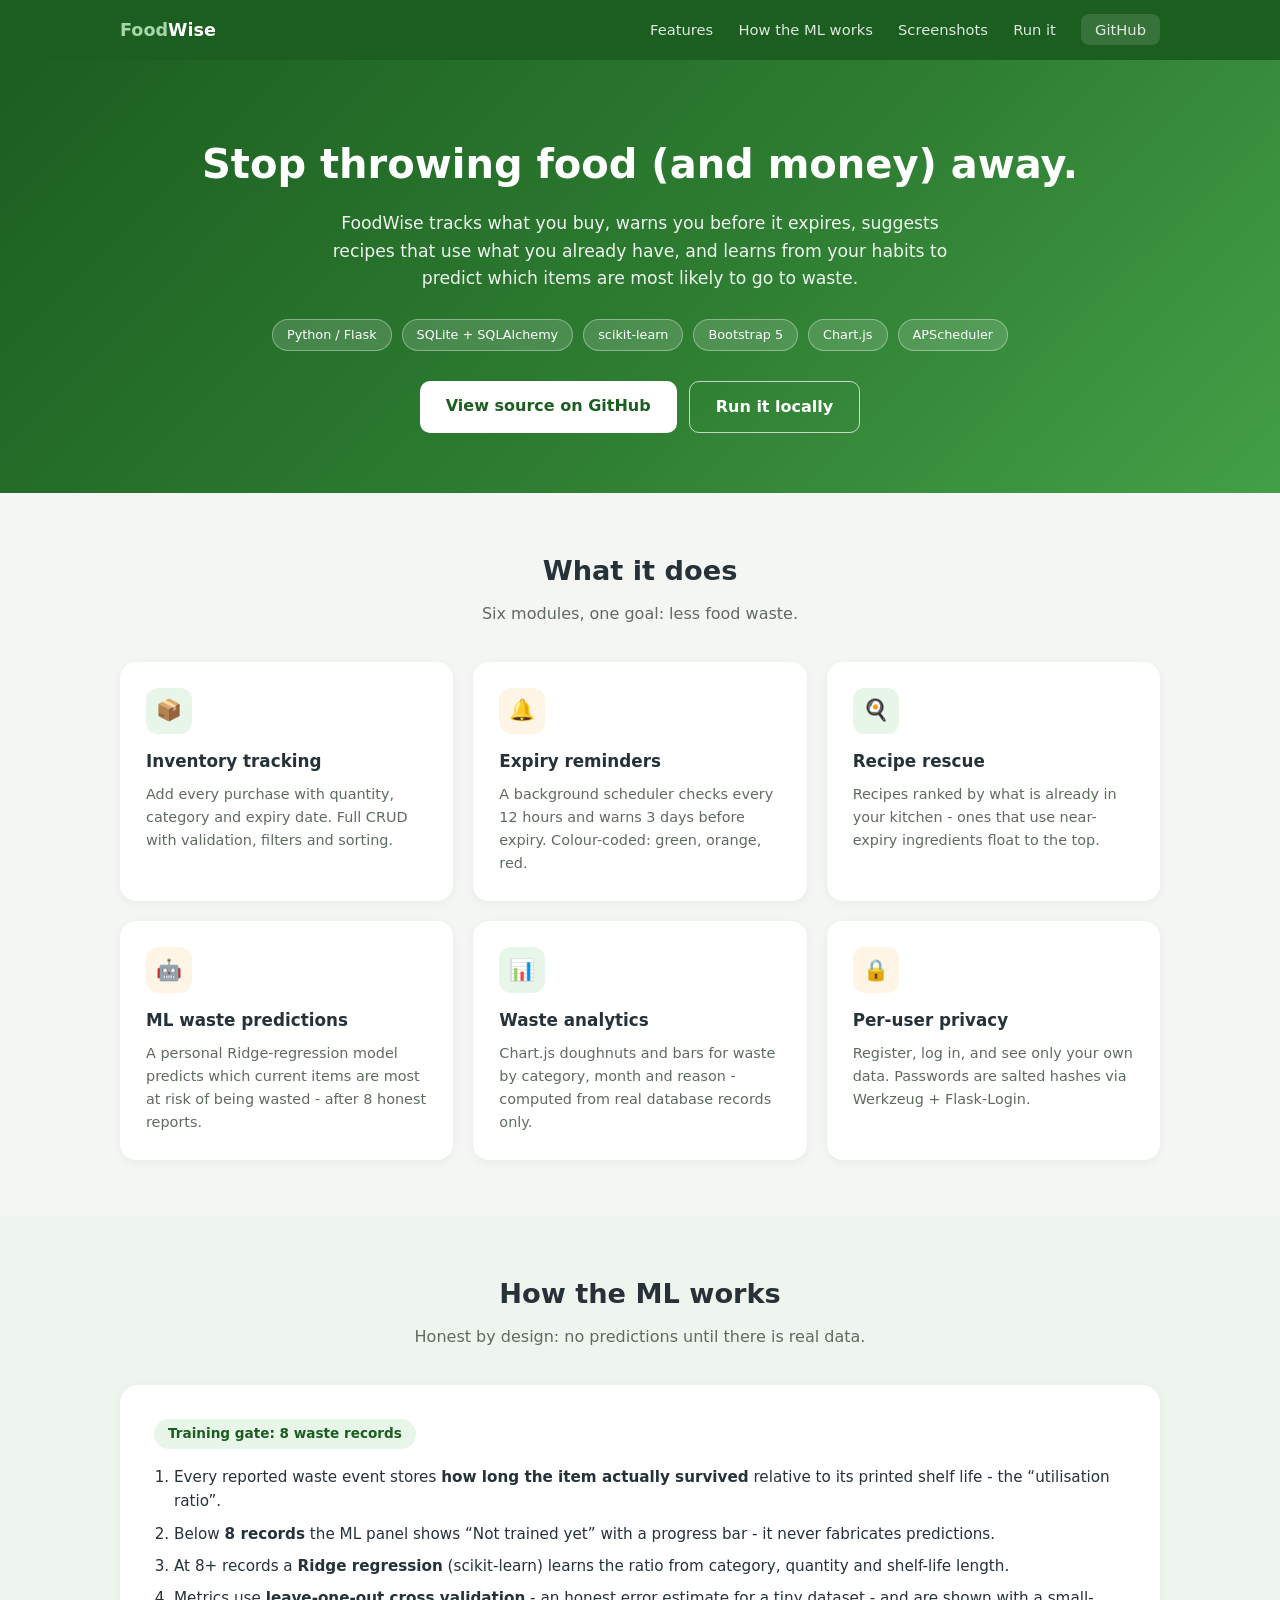
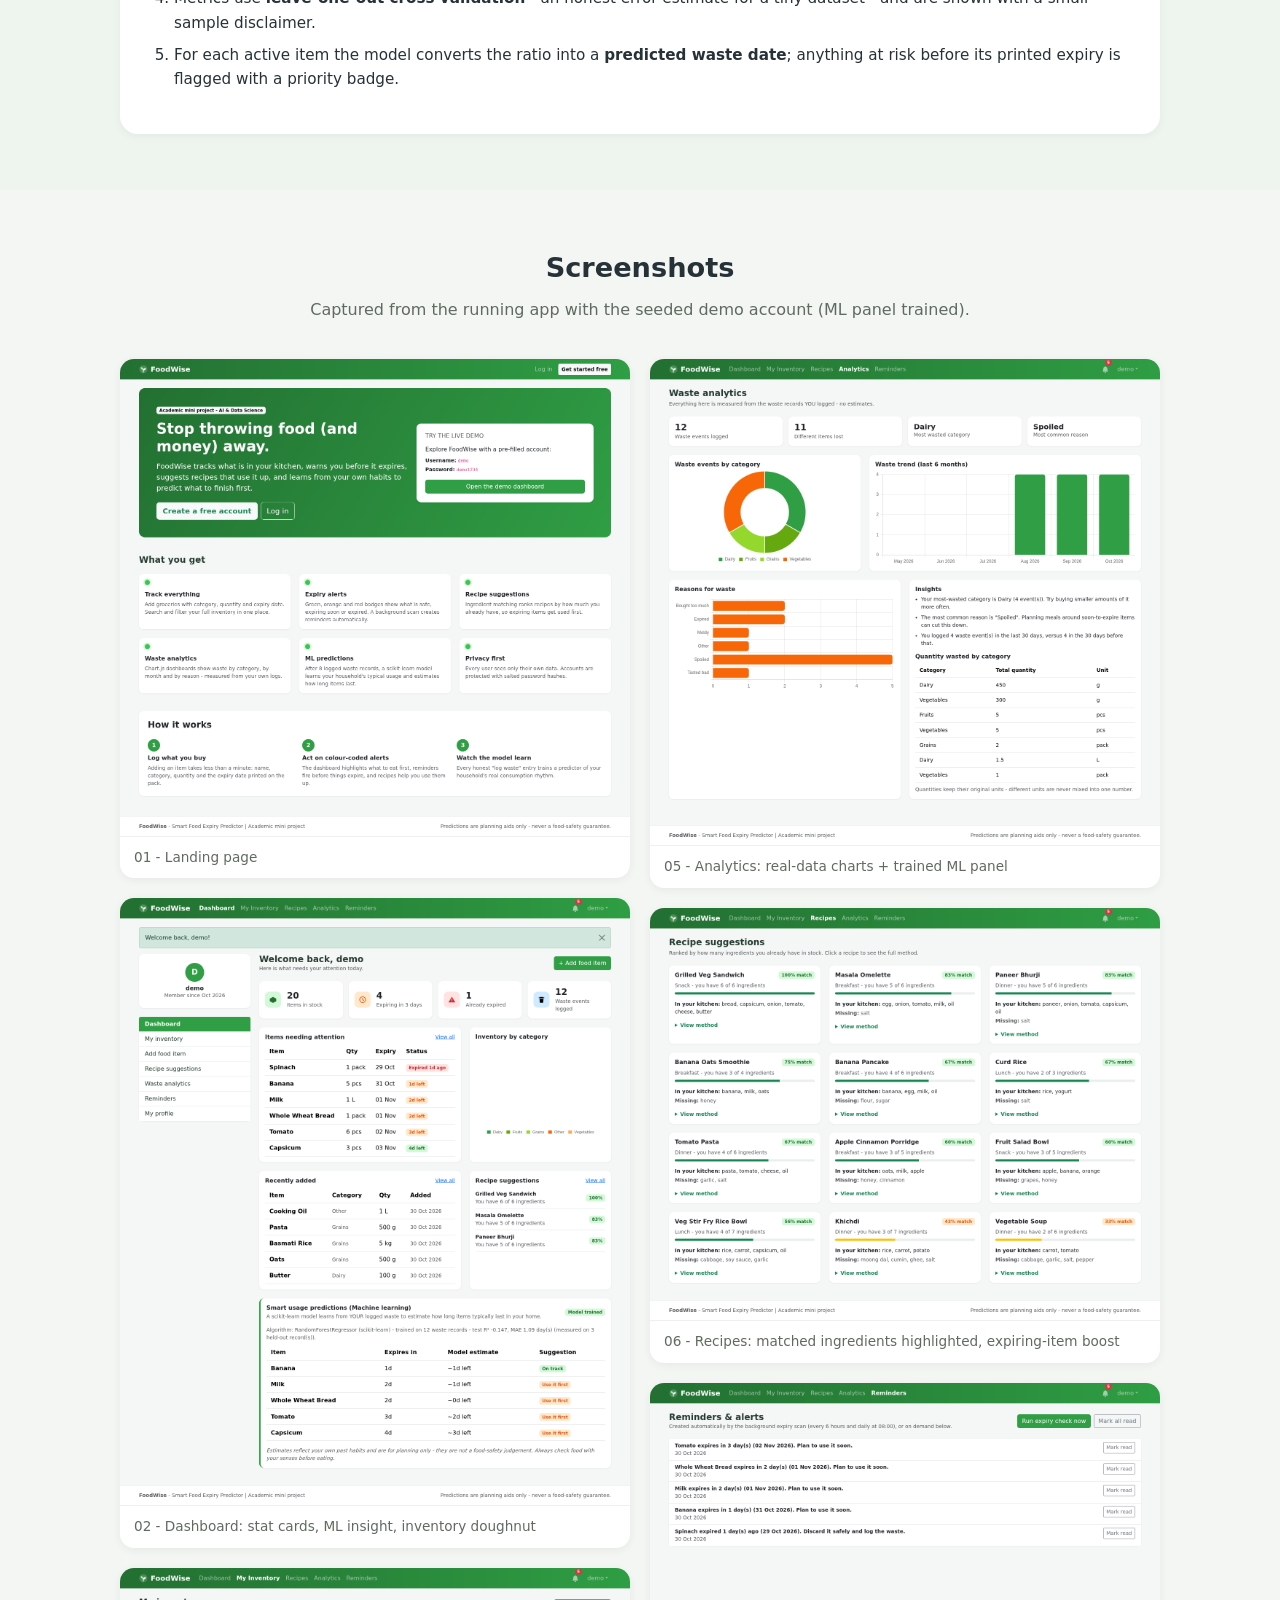
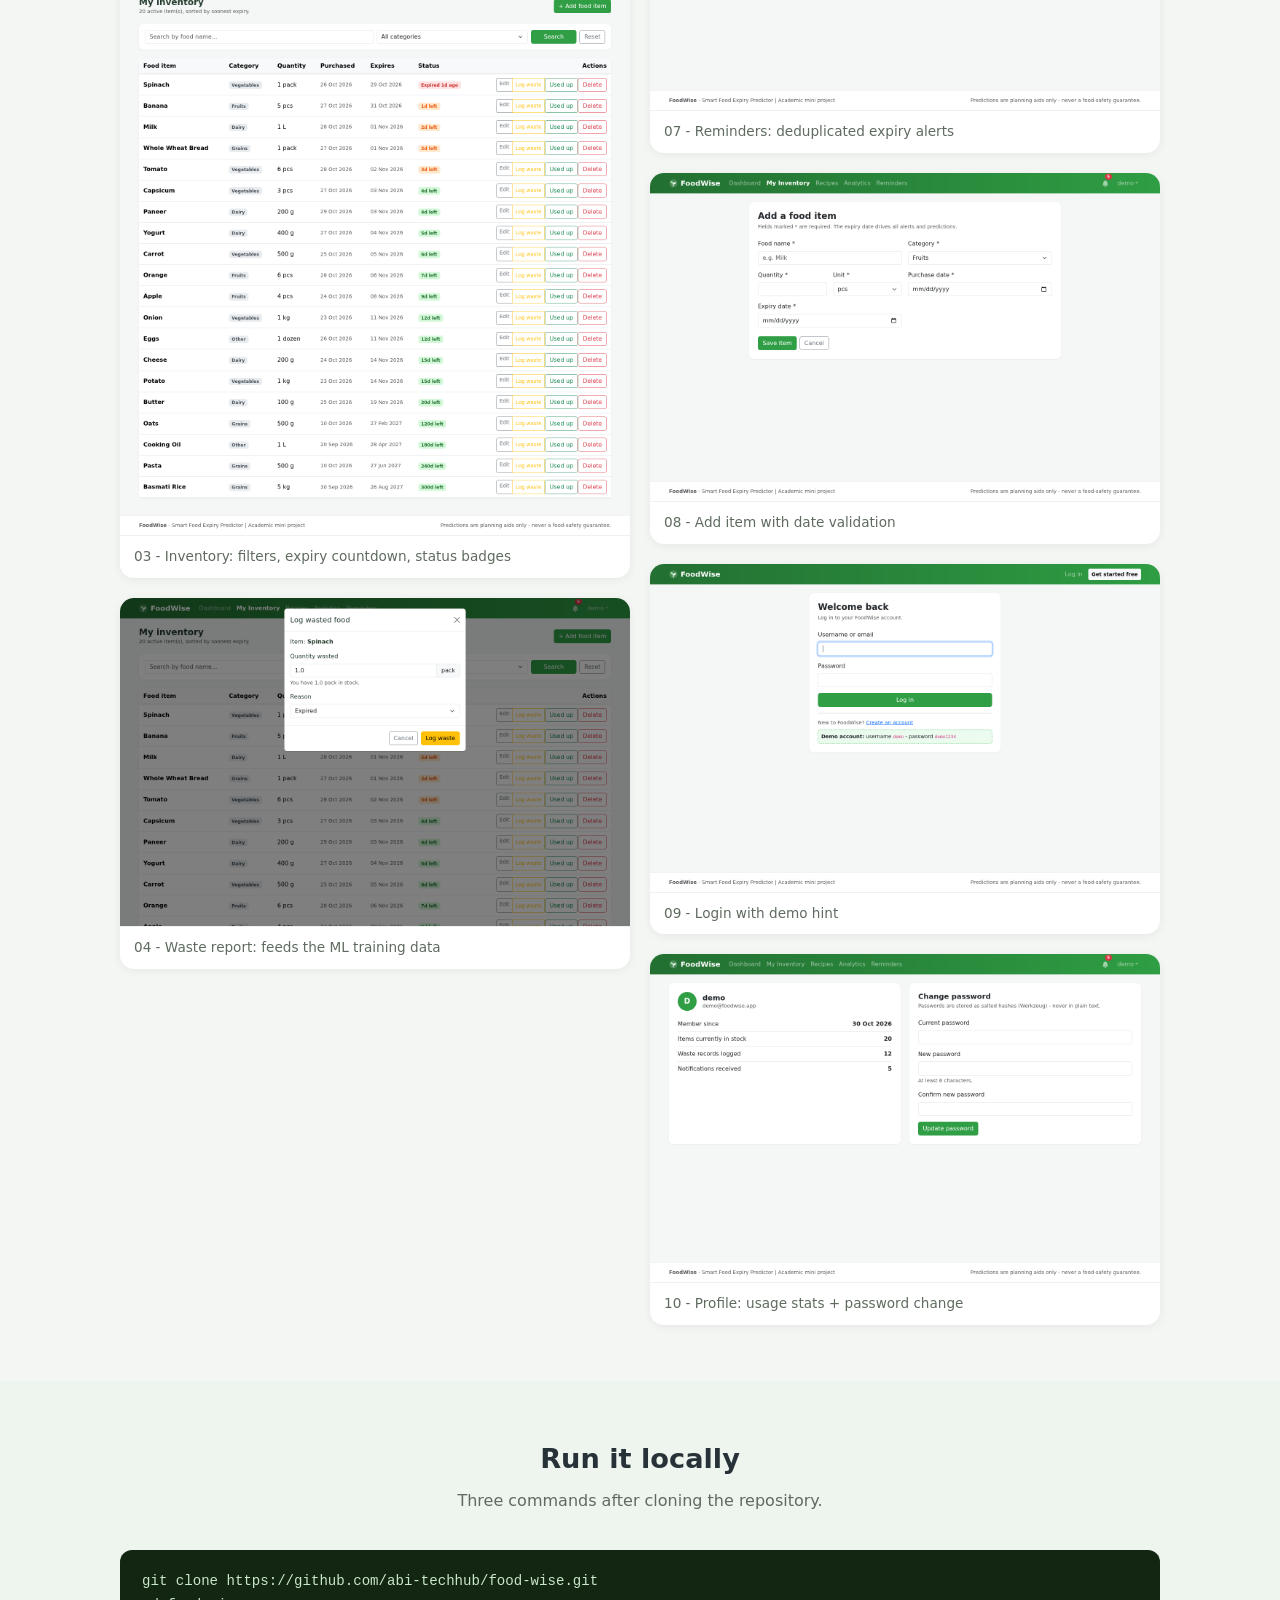
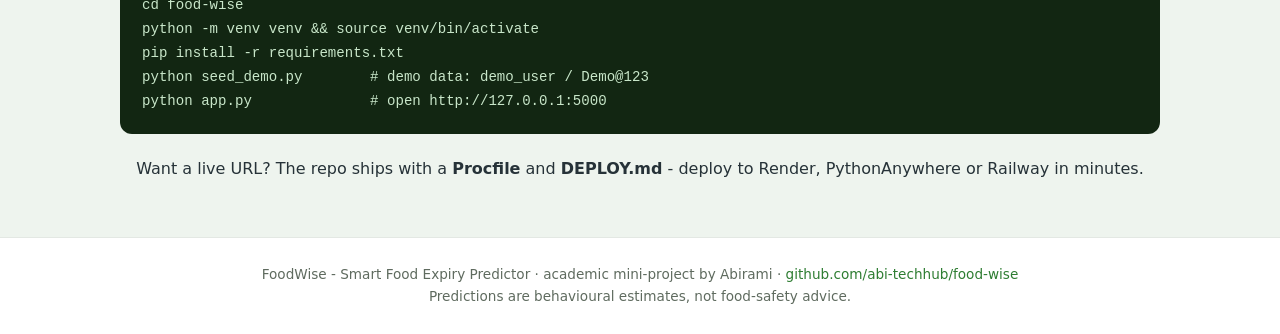
<file: site/index.html>
<!doctype html>
<html lang="en">
<head>
<meta charset="utf-8">
<meta name="viewport" content="width=device-width, initial-scale=1">
<title>FoodWise - Smart Food Expiry Predictor</title>
<meta name="description" content="FoodWise: a Flask + scikit-learn web app that tracks food expiry, sends reminders, recommends recipes and predicts waste risk. Academic mini-project by Abirami.">
<link rel="icon" href="data:image/svg+xml,%3Csvg xmlns='http://www.w3.org/2000/svg' viewBox='0 0 64 64'%3E%3Ccircle cx='32' cy='32' r='30' fill='%232e7d32'/%3E%3C/svg%3E">
<style>
  :root{
    --green-dark:#1b5e20; --green:#2e7d32; --green-light:#66bb6a;
    --orange:#f39c12; --bg:#f4f6f4; --text:#263238; --muted:#5f6b5f;
  }
  *{box-sizing:border-box;margin:0;padding:0}
  body{font-family:"Segoe UI",system-ui,-apple-system,sans-serif;background:var(--bg);color:var(--text);line-height:1.6}
  a{color:var(--green);text-decoration:none}
  .wrap{max-width:1080px;margin:0 auto;padding:0 20px}

  header{background:var(--green-dark);color:#fff;position:sticky;top:0;z-index:10}
  header .wrap{display:flex;align-items:center;justify-content:space-between;height:60px}
  .brand{font-weight:700;font-size:1.1rem;color:#fff}
  .brand span{color:#a5d6a7}
  nav a{color:rgba(255,255,255,.85);margin-left:20px;font-size:.92rem}
  nav a:hover{color:#fff}
  nav a.gh{background:rgba(255,255,255,.12);padding:7px 14px;border-radius:8px}

  .hero{background:linear-gradient(135deg,var(--green-dark) 0%,var(--green) 55%,#43a047 100%);color:#fff;padding:72px 0 60px;text-align:center}
  .hero h1{font-size:2.5rem;margin-bottom:14px}
  .hero p{max-width:640px;margin:0 auto 26px;font-size:1.08rem;opacity:.92}
  .badges{display:flex;gap:10px;justify-content:center;flex-wrap:wrap;margin-bottom:30px}
  .badge{background:rgba(255,255,255,.15);border:1px solid rgba(255,255,255,.35);padding:5px 14px;border-radius:999px;font-size:.8rem}
  .btns{display:flex;gap:12px;justify-content:center;flex-wrap:wrap}
  .btn{padding:12px 26px;border-radius:10px;font-weight:600}
  .btn.light{background:#fff;color:var(--green-dark)}
  .btn.ghost{border:1.5px solid rgba(255,255,255,.7);color:#fff}

  section{padding:56px 0}
  h2{text-align:center;font-size:1.7rem;margin-bottom:8px}
  .sub{text-align:center;color:var(--muted);margin-bottom:36px}

  .grid{display:grid;grid-template-columns:repeat(auto-fit,minmax(280px,1fr));gap:20px}
  .card{background:#fff;border-radius:16px;padding:26px;box-shadow:0 2px 10px rgba(0,0,0,.05)}
  .card .ico{width:46px;height:46px;border-radius:12px;display:flex;align-items:center;justify-content:center;font-size:1.3rem;margin-bottom:14px;background:#e8f5e9}
  .card.o .ico{background:#fef5e7}
  .card h3{font-size:1.05rem;margin-bottom:8px}
  .card p{font-size:.9rem;color:var(--muted)}

  .ml-strip{background:#fff;border-radius:18px;padding:34px;box-shadow:0 2px 10px rgba(0,0,0,.05)}
  .ml-strip ol{margin:16px 0 0 20px;font-size:.95rem}
  .ml-strip li{margin-bottom:8px}
  .gate{display:inline-block;background:#e8f5e9;color:var(--green-dark);font-weight:700;padding:4px 14px;border-radius:999px;font-size:.85rem}

  .shots{columns:2;column-gap:20px}
  .shot{break-inside:avoid;margin-bottom:20px;background:#fff;border-radius:14px;overflow:hidden;box-shadow:0 2px 10px rgba(0,0,0,.06)}
  .shot img{width:100%;display:block}
  .shot figcaption{padding:10px 14px;font-size:.85rem;color:var(--muted);border-top:1px solid #eef1ee}
  @media(max-width:720px){.shots{columns:1}.hero h1{font-size:1.8rem}}

  pre{background:#122612;color:#c8e6c9;padding:20px 22px;border-radius:12px;overflow-x:auto;font-size:.88rem;line-height:1.7}
  .center{text-align:center}

  footer{background:#fff;border-top:1px solid #e3e8e3;padding:26px 0;text-align:center;color:var(--muted);font-size:.85rem}
</style>
</head>
<body>

<header>
  <div class="wrap">
    <div class="brand"><span>Food</span>Wise</div>
    <nav>
      <a href="#features">Features</a>
      <a href="#ml">How the ML works</a>
      <a href="#screens">Screenshots</a>
      <a href="#run">Run it</a>
      <a class="gh" href="https://github.com/abi-techhub/food-wise">GitHub</a>
    </nav>
  </div>
</header>

<div class="hero">
  <div class="wrap">
    <h1>Stop throwing food (and money) away.</h1>
    <p>FoodWise tracks what you buy, warns you before it expires, suggests recipes
       that use what you already have, and learns from your habits to predict
       which items are most likely to go to waste.</p>
    <div class="badges">
      <span class="badge">Python / Flask</span>
      <span class="badge">SQLite + SQLAlchemy</span>
      <span class="badge">scikit-learn</span>
      <span class="badge">Bootstrap 5</span>
      <span class="badge">Chart.js</span>
      <span class="badge">APScheduler</span>
    </div>
    <div class="btns">
      <a class="btn light" href="https://github.com/abi-techhub/food-wise">View source on GitHub</a>
      <a class="btn ghost" href="#run">Run it locally</a>
    </div>
  </div>
</div>

<section id="features">
  <div class="wrap">
    <h2>What it does</h2>
    <p class="sub">Six modules, one goal: less food waste.</p>
    <div class="grid">
      <div class="card"><div class="ico">&#128230;</div><h3>Inventory tracking</h3>
        <p>Add every purchase with quantity, category and expiry date. Full CRUD with validation, filters and sorting.</p></div>
      <div class="card o"><div class="ico">&#128276;</div><h3>Expiry reminders</h3>
        <p>A background scheduler checks every 12 hours and warns 3 days before expiry. Colour-coded: green, orange, red.</p></div>
      <div class="card"><div class="ico">&#127859;</div><h3>Recipe rescue</h3>
        <p>Recipes ranked by what is already in your kitchen - ones that use near-expiry ingredients float to the top.</p></div>
      <div class="card o"><div class="ico">&#129302;</div><h3>ML waste predictions</h3>
        <p>A personal Ridge-regression model predicts which current items are most at risk of being wasted - after 8 honest reports.</p></div>
      <div class="card"><div class="ico">&#128202;</div><h3>Waste analytics</h3>
        <p>Chart.js doughnuts and bars for waste by category, month and reason - computed from real database records only.</p></div>
      <div class="card o"><div class="ico">&#128274;</div><h3>Per-user privacy</h3>
        <p>Register, log in, and see only your own data. Passwords are salted hashes via Werkzeug + Flask-Login.</p></div>
    </div>
  </div>
</section>

<section id="ml" style="background:#eef4ee">
  <div class="wrap">
    <h2>How the ML works</h2>
    <p class="sub">Honest by design: no predictions until there is real data.</p>
    <div class="ml-strip">
      <span class="gate">Training gate: 8 waste records</span>
      <ol>
        <li>Every reported waste event stores <strong>how long the item actually survived</strong> relative to its printed shelf life - the &ldquo;utilisation ratio&rdquo;.</li>
        <li>Below <strong>8 records</strong> the ML panel shows &ldquo;Not trained yet&rdquo; with a progress bar - it never fabricates predictions.</li>
        <li>At 8+ records a <strong>Ridge regression</strong> (scikit-learn) learns the ratio from category, quantity and shelf-life length.</li>
        <li>Metrics use <strong>leave-one-out cross validation</strong> - an honest error estimate for a tiny dataset - and are shown with a small-sample disclaimer.</li>
        <li>For each active item the model converts the ratio into a <strong>predicted waste date</strong>; anything at risk before its printed expiry is flagged with a priority badge.</li>
      </ol>
    </div>
  </div>
</section>

<section id="screens">
  <div class="wrap">
    <h2>Screenshots</h2>
    <p class="sub">Captured from the running app with the seeded demo account (ML panel trained).</p>
    <div class="shots">
      <figure class="shot"><img loading="lazy" src="images/01_landing.png" alt="Landing page"><figcaption>01 - Landing page</figcaption></figure>
      <figure class="shot"><img loading="lazy" src="images/03_dashboard.png" alt="Dashboard with demo data"><figcaption>02 - Dashboard: stat cards, ML insight, inventory doughnut</figcaption></figure>
      <figure class="shot"><img loading="lazy" src="images/04_inventory.png" alt="Inventory with filters"><figcaption>03 - Inventory: filters, expiry countdown, status badges</figcaption></figure>
      <figure class="shot"><img loading="lazy" src="images/05_log_waste_modal.png" alt="Report waste form"><figcaption>04 - Waste report: feeds the ML training data</figcaption></figure>
      <figure class="shot"><img loading="lazy" src="images/08_analytics.png" alt="Analytics charts and ML panel"><figcaption>05 - Analytics: real-data charts + trained ML panel</figcaption></figure>
      <figure class="shot"><img loading="lazy" src="images/07_recipes.png" alt="Recipe recommendations"><figcaption>06 - Recipes: matched ingredients highlighted, expiring-item boost</figcaption></figure>
      <figure class="shot"><img loading="lazy" src="images/09_reminders.png" alt="Reminders page"><figcaption>07 - Reminders: deduplicated expiry alerts</figcaption></figure>
      <figure class="shot"><img loading="lazy" src="images/06_add_food.png" alt="Add food form"><figcaption>08 - Add item with date validation</figcaption></figure>
      <figure class="shot"><img loading="lazy" src="images/02_login.png" alt="Login page"><figcaption>09 - Login with demo hint</figcaption></figure>
      <figure class="shot"><img loading="lazy" src="images/10_profile.png" alt="Profile page"><figcaption>10 - Profile: usage stats + password change</figcaption></figure>
    </div>
  </div>
</section>

<section id="run" style="background:#eef4ee">
  <div class="wrap">
    <h2>Run it locally</h2>
    <p class="sub">Three commands after cloning the repository.</p>
    <pre>git clone https://github.com/abi-techhub/food-wise.git
cd food-wise
python -m venv venv &amp;&amp; source venv/bin/activate
pip install -r requirements.txt
python seed_demo.py        # demo data: demo_user / Demo@123
python app.py              # open http://127.0.0.1:5000</pre>
    <p class="center" style="margin-top:22px">
      Want a live URL? The repo ships with a <strong>Procfile</strong> and
      <strong>DEPLOY.md</strong> - deploy to Render, PythonAnywhere or Railway in minutes.
    </p>
  </div>
</section>

<footer>
  <div class="wrap">
    FoodWise - Smart Food Expiry Predictor &middot; academic mini-project by Abirami &middot;
    <a href="https://github.com/abi-techhub/food-wise">github.com/abi-techhub/food-wise</a><br>
    Predictions are behavioural estimates, not food-safety advice.
  </div>
</footer>

</body>
</html>
</file>
